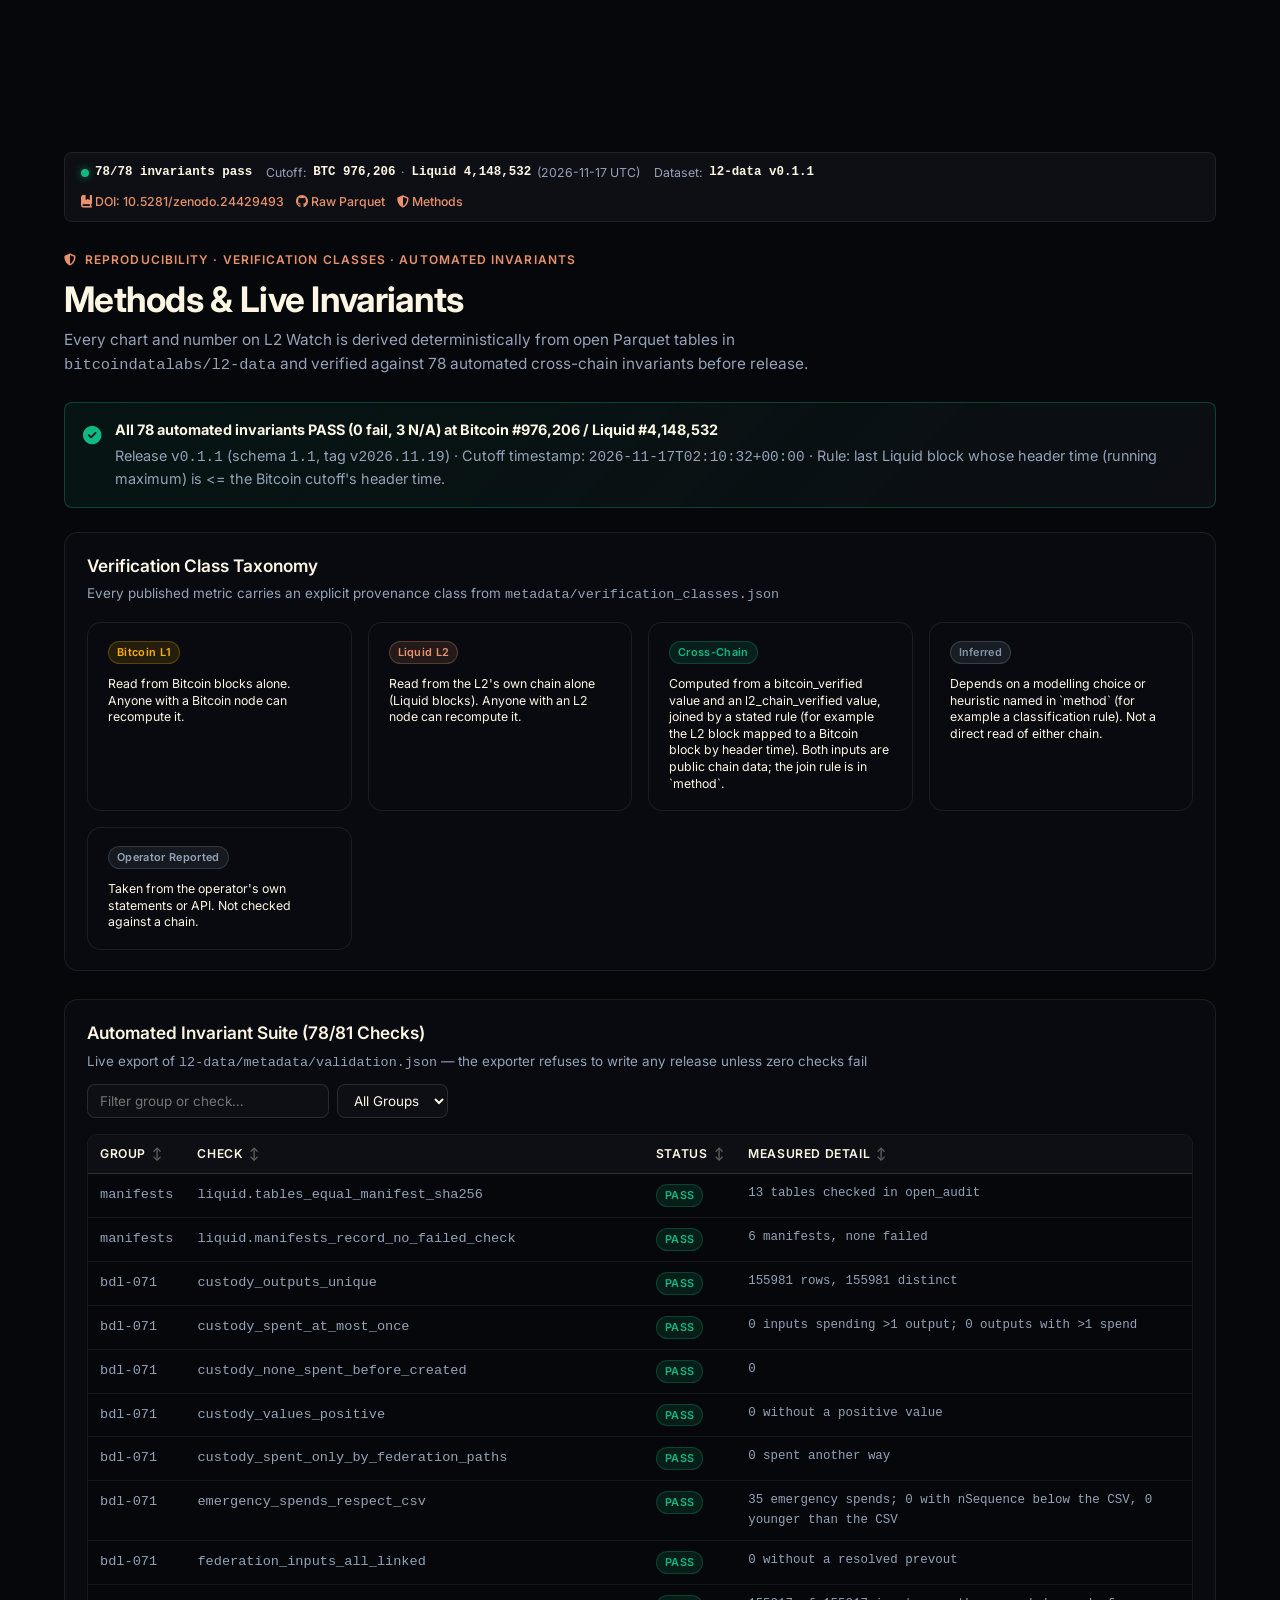
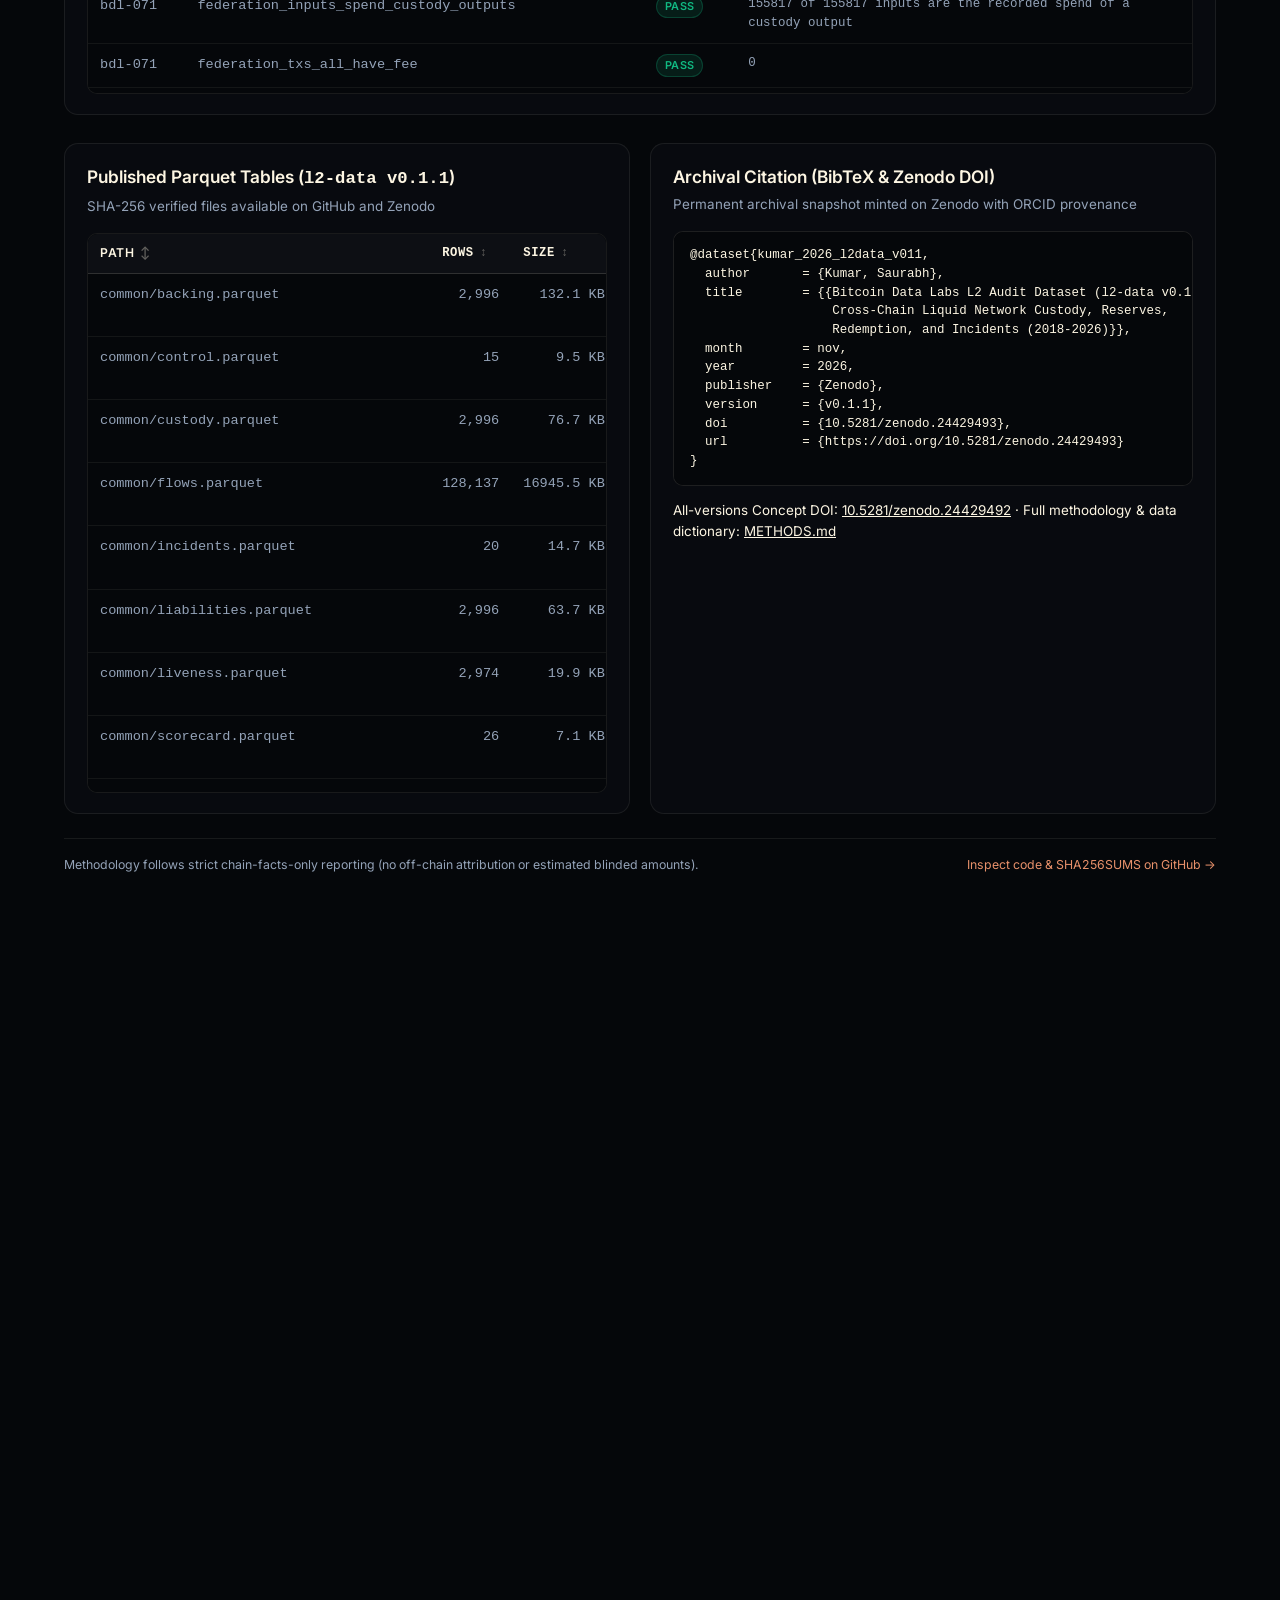
<file: docs/methods.html>
<!DOCTYPE html>
<html lang="en" data-theme="dark">
<head>
  <meta charset="UTF-8">
  <meta name="viewport" content="width=device-width, initial-scale=1.0">
  <title>Methods &amp; Live Invariants — L2 Watch | Bitcoin Data Labs</title>
  <meta name="description" content="Audit methodology, exact Bitcoin and Liquid cutoff heights, verification classes, all 78 passing cross-chain invariants, and Zenodo archival citation for l2-data v0.1.1.">
  <link rel="icon" type="image/png" href="https://bitcoindatalabs.org/favicon.png">
  <link rel="preconnect" href="https://fonts.googleapis.com">
  <link rel="preconnect" href="https://fonts.gstatic.com" crossorigin>
  <link href="https://fonts.googleapis.com/css2?family=Inter:wght@400;500;600;700;800&display=swap" rel="stylesheet">
  <link rel="stylesheet" href="https://cdnjs.cloudflare.com/ajax/libs/font-awesome/6.5.1/css/all.min.css">
  <link rel="stylesheet" href="https://bitcoindatalabs.org/styles/styles.css" onerror="this.onerror=null;this.href='https://sorukumar.github.io/Bitcoin-Data-Labs/styles/styles.css'">
  <link rel="stylesheet" href="css/style.css">
</head>
<body class="has-fixed-header has-sub-nav">
  <div id="header"></div>

  <div class="l2-container">
    <div id="provenance-bar" class="provenance-bar">Loading audit provenance…</div>

    <header class="page-header">
      <div class="page-eyebrow"><i class="fa-solid fa-shield-halved"></i> Reproducibility · Verification Classes · Automated Invariants</div>
      <h1 class="page-title">Methods &amp; Live Invariants</h1>
      <p class="page-lead">Every chart and number on L2 Watch is derived deterministically from open Parquet tables in <span class="mono">bitcoindatalabs/l2-data</span> and verified against 78 automated cross-chain invariants before release.</p>
    </header>

    <div class="callout callout-pass" id="methods-banner" role="status">
      <div class="callout-icon"><i class="fa-solid fa-circle-check"></i></div>
      <div class="callout-body">
        <strong id="methods-status-headline">Loading validation status…</strong>
        <p id="methods-status-sub">Reading <span class="mono">metadata/validation.json</span> and <span class="mono">metadata/release.json</span>.</p>
      </div>
    </div>

    <main>
      <section class="section-block">
        <div class="panel">
          <div class="panel-head">
            <div>
              <h2 class="panel-title">Verification Class Taxonomy</h2>
              <p class="panel-subtitle">Every published metric carries an explicit provenance class from <span class="mono">metadata/verification_classes.json</span></p>
            </div>
          </div>
          <div class="kpi-grid" id="vclass-grid" style="margin-bottom:0;"></div>
        </div>
      </section>

      <section class="section-block">
        <div class="panel">
          <div class="panel-head">
            <div>
              <h2 class="panel-title">Automated Invariant Suite (<span id="inv-count">78</span> Checks)</h2>
              <p class="panel-subtitle">Live export of <span class="mono">l2-data/metadata/validation.json</span> — the exporter refuses to write any release unless zero checks fail</p>
            </div>
            <div class="panel-controls">
              <input type="search" id="inv-search" class="l2-input" placeholder="Filter group or check…" aria-label="Filter invariants">
              <select id="inv-group-filter" class="l2-select" aria-label="Filter by group">
                <option value="all">All Groups</option>
              </select>
            </div>
          </div>
          <div tabindex="0" role="region" aria-label="Automated Invariant Checks" class="table-wrapper">
            <table class="data-table" id="table-invariants">
              <caption>All automated cross-chain invariant checks</caption>
              <thead>
                <tr>
                  <th scope="col" data-type="text">Group</th>
                  <th scope="col" data-type="text">Check</th>
                  <th scope="col" data-type="text">Status</th>
                  <th scope="col" data-type="text">Measured Detail</th>
                </tr>
              </thead>
              <tbody></tbody>
            </table>
          </div>
        </div>
      </section>

      <section class="panel-grid">
        <div class="panel">
          <div class="panel-head">
            <div>
              <h2 class="panel-title">Published Parquet Tables (<span class="mono">l2-data v0.1.1</span>)</h2>
              <p class="panel-subtitle">SHA-256 verified files available on GitHub and Zenodo</p>
            </div>
          </div>
          <div tabindex="0" role="region" aria-label="Published Parquet Tables" class="table-wrapper">
            <table class="data-table" id="table-files">
              <caption>Published Parquet files in l2-data v0.1.1</caption>
              <thead>
                <tr>
                  <th scope="col" data-type="text">Path</th>
                  <th scope="col" data-type="number" class="num">Rows</th>
                  <th scope="col" data-type="number" class="num">Size</th>
                  <th scope="col" data-type="text">SHA-256</th>
                </tr>
              </thead>
              <tbody></tbody>
            </table>
          </div>
        </div>

        <div class="panel">
          <div class="panel-head">
            <div>
              <h2 class="panel-title">Archival Citation (BibTeX &amp; Zenodo DOI)</h2>
              <p class="panel-subtitle">Permanent archival snapshot minted on Zenodo with ORCID provenance</p>
            </div>
          </div>
          <pre class="code-block" id="citation-block">@dataset{kumar_2026_l2data_v011,
  author       = {Kumar, Saurabh},
  title        = {{Bitcoin Data Labs L2 Audit Dataset (l2-data v0.1.1):
                   Cross-Chain Liquid Network Custody, Reserves,
                   Redemption, and Incidents (2018-2026)}},
  month        = nov,
  year         = 2026,
  publisher    = {Zenodo},
  version      = {v0.1.1},
  doi          = {10.5281/zenodo.24429493},
  url          = {https://doi.org/10.5281/zenodo.24429493}
}</pre>
          <p style="margin-top:14px;font-size:0.84rem;color:var(--text-secondary);">
            All-versions Concept DOI: <a href="https://doi.org/10.5281/zenodo.24429492" target="_blank" rel="noopener" style="color:var(--primary);">10.5281/zenodo.24429492</a> ·
            Full methodology &amp; data dictionary: <a href="https://github.com/bitcoindatalabs/l2-data/blob/main/METHODS.md" target="_blank" rel="noopener" style="color:var(--primary);">METHODS.md</a>
          </p>
        </div>
      </section>
    </main>

    <div class="page-note">
      <span>Methodology follows strict chain-facts-only reporting (no off-chain attribution or estimated blinded amounts).</span>
      <span><a href="https://github.com/bitcoindatalabs/l2-data" target="_blank" rel="noopener">Inspect code &amp; SHA256SUMS on GitHub &rarr;</a></span>
    </div>
  </div>

  <div id="footer"></div>
  <script src="https://bitcoindatalabs.org/components/app-components.js" onerror="this.onerror=null;this.src='https://sorukumar.github.io/Bitcoin-Data-Labs/components/app-components.js'"></script>
  <script src="js/app-config.js"></script>
  <script src="js/common.js"></script>
  <script src="js/pages/methods.js"></script>
</body>
</html>
</file>
<file: docs/css/style.css>
/* L2 Watch — Bitcoin Data Labs Golden-Obsidian Terminal Theme
 * Inherits core palette, typography, header & footer from bitcoindatalabs.org/styles/styles.css
 */

:root {
  --l2-pass: #10b981;
  --l2-pass-bg: rgba(16, 185, 129, 0.12);
  --l2-warn: #ffb000;
  --l2-warn-bg: rgba(255, 176, 0, 0.12);
  --l2-danger: #ef4444;
  --l2-danger-bg: rgba(239, 68, 68, 0.12);
  --l2-info: #8293ab;
  --l2-info-bg: rgba(130, 147, 171, 0.14);
  --l2-terracotta: var(--primary, #e8916b);
  --l2-gold: var(--bitcoin-orange, #ffb000);
  --l2-surface-elevated: #11151d;
  --l2-border-strong: rgba(253, 246, 227, 0.14);
  --l2-radius: 14px;
  --l2-radius-sm: 8px;
}

*,
*::before,
*::after {
  box-sizing: border-box;
}

html {
  scroll-behavior: smooth;
}

body {
  background-color: var(--bg-primary, #05070a);
  color: var(--text-primary, #fdf6e3);
  font-family: var(--bdl-font-sans, 'Inter', -apple-system, BlinkMacSystemFont, sans-serif);
  line-height: 1.55;
  margin: 0;
  min-height: 100vh;
}

/* Match BDL fixed header + sub-nav spacing */
body.has-fixed-header {
  padding-top: 152px;
}

@media (max-width: 768px) {
  body.has-fixed-header {
    padding-top: 92px;
  }
}

/* BDL Header alignment & compact 9-tab sub-nav polish */
#header .top-container,
#header .nav-container {
  max-width: var(--max-width, 1200px) !important;
  padding-inline: 24px !important;
  margin-inline: auto !important;
}

#header .app-nav-links,
#appNavLinks {
  display: flex;
  align-items: center;
  gap: 2px;
  overflow-x: auto;
  scrollbar-width: none;
}

#header .app-nav-links::-webkit-scrollbar,
#appNavLinks::-webkit-scrollbar {
  display: none;
}

#header .nav-link {
  white-space: nowrap;
  font-size: 0.84rem;
  padding: 6px 11px;
}

#header .nav-link.active {
  color: var(--primary, #e8916b) !important;
  background: var(--bdl-nav-active-bg, rgba(232, 145, 107, 0.12));
  border-radius: 6px;
}

#currentAppName,
#header .app-logo a {
  color: var(--primary, #e8916b) !important;
  font-weight: 700 !important;
  letter-spacing: 0.01em;
}

/* Main container aligned to BDL 1200px grid */
.l2-container {
  max-width: var(--max-width, 1200px);
  margin: 0 auto;
  padding: 0 24px 56px;
}

@media (max-width: 640px) {
  .l2-container {
    padding: 0 16px 40px;
  }
}

/* Provenance strip (top of every page) */
.provenance-bar {
  display: flex;
  flex-wrap: wrap;
  align-items: center;
  justify-content: space-between;
  gap: 10px 16px;
  padding: 10px 16px;
  margin-bottom: 24px;
  background: var(--bg-secondary, #0d0f14);
  border: 1px solid var(--border, rgba(253, 246, 227, 0.08));
  border-radius: var(--l2-radius-sm);
  font-size: 0.77rem;
  color: var(--text-secondary, #94a3b8);
}

.provenance-left {
  display: flex;
  flex-wrap: wrap;
  align-items: center;
  gap: 8px 14px;
}

.provenance-item {
  display: inline-flex;
  align-items: center;
  gap: 6px;
}

.provenance-item strong {
  color: var(--text-primary, #fdf6e3);
  font-weight: 600;
  font-family: var(--bdl-font-mono, monospace);
  font-size: 0.78rem;
}

.provenance-links {
  display: inline-flex;
  align-items: center;
  gap: 12px;
  flex-wrap: wrap;
}

.provenance-links a {
  color: var(--primary, #e8916b);
  text-decoration: none;
  font-weight: 500;
  transition: opacity 0.15s ease;
}

.provenance-links a:hover {
  text-decoration: underline;
}

.status-dot {
  width: 8px;
  height: 8px;
  border-radius: 999px;
  background: var(--l2-pass);
  box-shadow: 0 0 8px rgba(16, 185, 129, 0.6);
  display: inline-block;
}

/* Page header */
.page-header {
  margin-bottom: 24px;
}

.page-eyebrow {
  display: inline-flex;
  align-items: center;
  gap: 8px;
  font-size: 0.75rem;
  font-weight: 600;
  text-transform: uppercase;
  letter-spacing: 0.09em;
  color: var(--primary, #e8916b);
  margin-bottom: 8px;
}

.page-title {
  margin: 0 0 8px;
  font-size: clamp(1.6rem, 3vw, 2.2rem);
  font-weight: 700;
  letter-spacing: -0.02em;
  color: var(--text-primary, #fdf6e3);
  line-height: 1.2;
}

.page-lead {
  margin: 0;
  max-width: 78ch;
  font-size: 0.96rem;
  color: var(--text-secondary, #94a3b8);
}

/* Callout / Notice banners */
.callout {
  display: flex;
  gap: 14px;
  align-items: flex-start;
  padding: 16px 18px;
  border-radius: var(--l2-radius-sm);
  border: 1px solid var(--border, rgba(253, 246, 227, 0.08));
  background: var(--bg-secondary, #0d0f14);
  margin-bottom: 24px;
  font-size: 0.9rem;
}

.callout.callout-danger {
  border-color: rgba(239, 68, 68, 0.35);
  background: linear-gradient(135deg, rgba(239, 68, 68, 0.09), rgba(13, 15, 20, 0.95));
}

.callout.callout-warn {
  border-color: rgba(255, 176, 0, 0.35);
  background: linear-gradient(135deg, rgba(255, 176, 0, 0.08), rgba(13, 15, 20, 0.95));
}

.callout.callout-pass {
  border-color: rgba(16, 185, 129, 0.3);
  background: linear-gradient(135deg, rgba(16, 185, 129, 0.08), rgba(13, 15, 20, 0.95));
}

.callout-icon {
  font-size: 1.15rem;
  margin-top: 2px;
  flex-shrink: 0;
}

.callout-danger .callout-icon { color: var(--l2-danger); }
.callout-warn .callout-icon { color: var(--l2-warn); }
.callout-pass .callout-icon { color: var(--l2-pass); }

.callout-body strong {
  color: var(--text-primary, #fdf6e3);
}

.callout-body p {
  margin: 4px 0 0;
  color: var(--text-secondary, #94a3b8);
}

.callout-body a {
  color: var(--primary, #e8916b);
  text-decoration: none;
  font-weight: 500;
}

.callout-body a:hover {
  text-decoration: underline;
}

/* KPI Grid */
.kpi-grid {
  display: grid;
  grid-template-columns: repeat(auto-fit, minmax(215px, 1fr));
  gap: 16px;
  margin-bottom: 24px;
}

.kpi-card {
  background: var(--card-bg, #080a0f);
  border: 1px solid var(--border, rgba(253, 246, 227, 0.08));
  border-radius: var(--l2-radius);
  padding: 18px 20px;
  display: flex;
  flex-direction: column;
  gap: 6px;
  transition: border-color 0.2s ease, transform 0.2s ease;
}

.kpi-card:hover {
  border-color: var(--l2-border-strong);
}

.kpi-card.accent-pass { border-top: 2px solid var(--l2-pass); }
.kpi-card.accent-primary { border-top: 2px solid var(--primary, #e8916b); }
.kpi-card.accent-gold { border-top: 2px solid var(--bitcoin-orange, #ffb000); }
.kpi-card.accent-danger { border-top: 2px solid var(--l2-danger); }
.kpi-card.accent-cool { border-top: 2px solid var(--accent-cool, #8293ab); }

.kpi-top {
  display: flex;
  align-items: center;
  justify-content: space-between;
  gap: 8px;
}

.kpi-label {
  font-size: 0.74rem;
  font-weight: 600;
  text-transform: uppercase;
  letter-spacing: 0.07em;
  color: var(--text-secondary, #94a3b8);
}

.kpi-value {
  font-size: clamp(1.25rem, 1.85vw, 1.65rem);
  white-space: nowrap;
  font-weight: 700;
  font-variant-numeric: tabular-nums;
  letter-spacing: -0.02em;
  color: var(--text-primary, #fdf6e3);
  line-height: 1.2;
}

.kpi-value.text-pass { color: var(--l2-pass); }
.kpi-value.text-primary { color: var(--primary, #e8916b); }
.kpi-value.text-gold { color: var(--bitcoin-orange, #ffb000); }
.kpi-value.text-danger { color: var(--l2-danger); }

.kpi-sub {
  font-size: 0.77rem;
  color: var(--text-secondary, #94a3b8);
  line-height: 1.35;
}

/* Verification class & status badges */
.vbadge {
  display: inline-flex;
  align-items: center;
  gap: 4px;
  padding: 2px 8px;
  border-radius: 999px;
  font-size: 0.68rem;
  font-weight: 600;
  letter-spacing: 0.03em;
  white-space: nowrap;
  border: 1px solid transparent;
}

.vbadge-cross {
  color: var(--l2-pass);
  background: var(--l2-pass-bg);
  border-color: rgba(16, 185, 129, 0.25);
}

.vbadge-btc {
  color: var(--bitcoin-orange, #ffb000);
  background: var(--l2-warn-bg);
  border-color: rgba(255, 176, 0, 0.25);
}

.vbadge-l2 {
  color: var(--primary, #e8916b);
  background: rgba(232, 145, 107, 0.12);
  border-color: rgba(232, 145, 107, 0.28);
}

.vbadge-inferred {
  color: var(--accent-cool, #8293ab);
  background: var(--l2-info-bg);
  border-color: rgba(130, 147, 171, 0.28);
}

.vbadge-danger {
  color: var(--l2-danger);
  background: var(--l2-danger-bg);
  border-color: rgba(239, 68, 68, 0.3);
}

.vbadge-warn {
  color: var(--l2-warn);
  background: var(--l2-warn-bg);
  border-color: rgba(255, 176, 0, 0.3);
}

.vbadge-neutral {
  color: var(--text-secondary, #94a3b8);
  background: rgba(148, 163, 184, 0.1);
  border-color: rgba(148, 163, 184, 0.2);
}

/* Panels & Charts */
.section-block {
  margin-bottom: 28px;
}

.panel-grid {
  display: grid;
  grid-template-columns: repeat(2, minmax(0, 1fr));
  gap: 20px;
  margin-bottom: 24px;
}

@media (max-width: 960px) {
  .panel-grid {
    grid-template-columns: 1fr;
  }
}

.panel {
  background: var(--card-bg, #080a0f);
  border: 1px solid var(--border, rgba(253, 246, 227, 0.08));
  border-radius: var(--l2-radius);
  padding: 20px 22px;
  min-width: 0;
}

.panel-full {
  grid-column: 1 / -1;
}

.panel-head {
  display: flex;
  flex-wrap: wrap;
  align-items: flex-start;
  justify-content: space-between;
  gap: 10px 16px;
  margin-bottom: 16px;
}

.panel-title {
  margin: 0;
  font-size: 1.08rem;
  font-weight: 600;
  color: var(--text-primary, #fdf6e3);
}

.panel-subtitle {
  margin: 4px 0 0;
  font-size: 0.84rem;
  color: var(--text-secondary, #94a3b8);
}

.panel-controls {
  display: flex;
  flex-wrap: wrap;
  align-items: center;
  gap: 8px;
}

.chart-canvas {
  width: 100%;
  height: 360px;
}

.chart-canvas.chart-tall {
  height: 410px;
}

.chart-canvas.chart-short {
  height: 290px;
}

@media (max-width: 640px) {
  .chart-canvas {
    height: 300px;
  }
  .chart-canvas.chart-tall {
    height: 340px;
  }
}

/* Segmented range / filter buttons */
.btn-group {
  display: inline-flex;
  background: var(--bg-secondary, #0d0f14);
  border: 1px solid var(--border, rgba(253, 246, 227, 0.08));
  border-radius: 8px;
  padding: 2px;
  gap: 2px;
}

.btn-seg {
  background: transparent;
  border: none;
  color: var(--text-secondary, #94a3b8);
  padding: 5px 11px;
  font-size: 0.78rem;
  font-weight: 600;
  border-radius: 6px;
  cursor: pointer;
  font-family: inherit;
  transition: background 0.15s ease, color 0.15s ease;
}

.btn-seg:hover {
  color: var(--text-primary, #fdf6e3);
}

.btn-seg.active {
  background: rgba(232, 145, 107, 0.18);
  color: var(--primary, #e8916b);
}

/* Search / Filter inputs */
.l2-input,
.l2-select {
  background: var(--bg-secondary, #0d0f14);
  border: 1px solid var(--border, rgba(253, 246, 227, 0.12));
  color: var(--text-primary, #fdf6e3);
  border-radius: 8px;
  padding: 7px 12px;
  font-size: 0.84rem;
  font-family: inherit;
  min-height: 34px;
}

.l2-input:focus,
.l2-select:focus {
  outline: 2px solid var(--primary, #e8916b);
  outline-offset: 1px;
}

/* Accessible Responsive & Sortable Tables */
.table-wrapper {
  overflow-x: auto;
  overflow-y: auto;
  max-block-size: min(560px, 72vh);
  max-inline-size: 100%;
  border: 1px solid var(--border, rgba(253, 246, 227, 0.08));
  border-radius: 10px;
  background: var(--bg-primary, #05070a);
}

.table-wrapper:focus-visible {
  outline: 2px solid var(--primary, #e8916b);
  outline-offset: 2px;
}

.data-table {
  width: 100%;
  min-inline-size: 620px;
  border-collapse: separate;
  border-spacing: 0;
  font-size: 0.85rem;
  color: var(--text-secondary, #94a3b8);
}

.data-table caption {
  position: absolute;
  width: 1px;
  height: 1px;
  clip-path: inset(50%);
  overflow: hidden;
  white-space: nowrap;
}

.data-table thead th {
  position: sticky;
  inset-block-start: 0;
  z-index: 2;
  background: var(--bg-secondary, #0d0f14);
  color: var(--text-primary, #fdf6e3);
  font-weight: 600;
  font-size: 0.76rem;
  text-transform: uppercase;
  letter-spacing: 0.05em;
  text-align: left;
  padding: 11px 12px;
  border-bottom: 1px solid var(--l2-border-strong);
  white-space: nowrap;
}

.data-table thead th:has(> button) {
  padding: 0;
}

.data-table thead th > button {
  display: inline-flex;
  align-items: center;
  gap: 6px;
  width: 100%;
  min-height: 36px;
  padding: 10px 12px;
  background: transparent;
  border: none;
  color: inherit;
  font: inherit;
  text-transform: inherit;
  letter-spacing: inherit;
  cursor: pointer;
  text-align: left;
}

.data-table thead th > button:hover {
  color: var(--primary, #e8916b);
}

.data-table thead th > button:focus-visible {
  outline: 2px solid var(--primary, #e8916b);
  outline-offset: -2px;
}

.sort-indicator::after {
  content: "↕";
  opacity: 0.35;
  font-size: 0.75rem;
}

th[aria-sort="ascending"] .sort-indicator::after {
  content: "↑";
  opacity: 1;
  color: var(--primary, #e8916b);
}

th[aria-sort="descending"] .sort-indicator::after {
  content: "↓";
  opacity: 1;
  color: var(--primary, #e8916b);
}

.data-table tbody td {
  padding: 10px 12px;
  border-bottom: 1px solid var(--border, rgba(253, 246, 227, 0.06));
  vertical-align: top;
}

.data-table tbody tr:hover td {
  background: rgba(253, 246, 227, 0.025);
}

.data-table tbody tr:last-child td {
  border-bottom: none;
}

.mono {
  font-family: var(--bdl-font-mono, monospace);
  font-variant-numeric: tabular-nums;
}

.num {
  text-align: right !important;
  font-family: var(--bdl-font-mono, monospace);
  font-variant-numeric: tabular-nums;
  white-space: nowrap;
}

.tx-link {
  color: var(--primary, #e8916b);
  text-decoration: none;
  font-family: var(--bdl-font-mono, monospace);
  font-size: 0.8rem;
}

.tx-link:hover {
  text-decoration: underline;
}

.sr-status {
  position: absolute;
  width: 1px;
  height: 1px;
  clip-path: inset(50%);
  overflow: hidden;
  white-space: nowrap;
}

/* Timeline */
.timeline {
  position: relative;
  padding-left: 26px;
  display: flex;
  flex-direction: column;
  gap: 14px;
}

.timeline::before {
  content: "";
  position: absolute;
  left: 7px;
  top: 8px;
  bottom: 8px;
  width: 2px;
  background: var(--l2-border-strong);
}

.timeline-item {
  position: relative;
  background: var(--bg-secondary, #0d0f14);
  border: 1px solid var(--border, rgba(253, 246, 227, 0.08));
  border-radius: 10px;
  padding: 14px 16px;
}

.timeline-dot {
  position: absolute;
  left: -25px;
  top: 18px;
  width: 14px;
  height: 14px;
  border-radius: 999px;
  background: var(--bg-primary, #05070a);
  border: 3px solid var(--primary, #e8916b);
}

.timeline-dot.dot-danger { border-color: var(--l2-danger); }
.timeline-dot.dot-pass { border-color: var(--l2-pass); }
.timeline-dot.dot-warn { border-color: var(--l2-warn); }

.timeline-meta {
  display: flex;
  flex-wrap: wrap;
  align-items: center;
  gap: 8px 12px;
  font-size: 0.78rem;
  color: var(--text-secondary, #94a3b8);
  margin-bottom: 6px;
}

.timeline-title {
  margin: 0 0 6px;
  font-size: 0.98rem;
  font-weight: 600;
  color: var(--text-primary, #fdf6e3);
}

.timeline-detail {
  margin: 0;
  font-size: 0.86rem;
  color: var(--text-secondary, #94a3b8);
}

/* Balanced 3x2 grid for 6-card sections */
.kpi-grid-3 {
  grid-template-columns: repeat(3, minmax(0, 1fr));
}
@media (max-width: 900px) { .kpi-grid-3 { grid-template-columns: repeat(2, minmax(0, 1fr)); } }
@media (max-width: 560px) { .kpi-grid-3 { grid-template-columns: 1fr; } }

/* Pillar cards on Scorecard */
.pillar-grid {
  display: grid;
  grid-template-columns: repeat(3, minmax(0, 1fr));
  gap: 16px;
  margin-bottom: 24px;
}

.pillar-card {
  display: flex;
  flex-direction: column;
  gap: 8px;
  padding: 18px 20px;
  background: var(--card-bg, #080a0f);
  border: 1px solid var(--border, rgba(253, 246, 227, 0.08));
  border-radius: var(--l2-radius);
  text-decoration: none;
  color: inherit;
  transition: border-color 0.2s ease, transform 0.18s ease;
}

.pillar-card:hover {
  border-color: var(--primary, #e8916b);
  transform: translateY(-2px);
}

.pillar-card h3 {
  margin: 0;
  font-size: 1rem;
  color: var(--text-primary, #fdf6e3);
  display: flex;
  align-items: center;
  justify-content: space-between;
}

.pillar-card p {
  margin: 0;
  font-size: 0.84rem;
  color: var(--text-secondary, #94a3b8);
}

.pillar-stat {
  margin-top: auto;
  padding-top: 10px;
  border-top: 1px solid var(--border, rgba(253, 246, 227, 0.07));
  display: flex;
  align-items: center;
  justify-content: space-between;
  font-size: 0.8rem;
  color: var(--primary, #e8916b);
  font-weight: 600;
}

/* Compare cards */
.compare-grid {
  display: grid;
  grid-template-columns: repeat(auto-fit, minmax(260px, 1fr));
  gap: 16px;
  margin-bottom: 24px;
}

.compare-card {
  background: var(--card-bg, #080a0f);
  border: 1px solid var(--border, rgba(253, 246, 227, 0.08));
  border-radius: var(--l2-radius);
  padding: 20px;
  display: flex;
  flex-direction: column;
  gap: 12px;
}

.compare-card.is-planned {
  opacity: 0.82;
  border-style: dashed;
}

.compare-dl {
  margin: 0;
  display: flex;
  flex-direction: column;
  gap: 8px;
}

.compare-dl div {
  border-top: 1px solid var(--border, rgba(253, 246, 227, 0.06));
  padding-top: 8px;
}

.compare-dl dt {
  font-size: 0.72rem;
  text-transform: uppercase;
  letter-spacing: 0.06em;
  color: var(--text-secondary, #94a3b8);
}

.compare-dl dd {
  margin: 2px 0 0;
  font-size: 0.84rem;
  color: var(--text-primary, #fdf6e3);
}

/* Code / Citation block */
.code-block {
  background: var(--bg-primary, #05070a);
  border: 1px solid var(--border, rgba(253, 246, 227, 0.1));
  border-radius: 10px;
  padding: 14px 16px;
  font-family: var(--bdl-font-mono, monospace);
  font-size: 0.78rem;
  color: var(--text-primary, #fdf6e3);
  overflow-x: auto;
  white-space: pre;
  line-height: 1.5;
}

.skeleton {
  background: linear-gradient(90deg, rgba(253, 246, 227, 0.04) 25%, rgba(253, 246, 227, 0.09) 50%, rgba(253, 246, 227, 0.04) 75%);
  background-size: 200% 100%;
  animation: l2-shimmer 1.4s infinite;
  border-radius: 6px;
  min-height: 1.2em;
}

@keyframes l2-shimmer {
  0% { background-position: 200% 0; }
  100% { background-position: -200% 0; }
}

.page-note {
  margin-top: 24px;
  padding-top: 16px;
  border-top: 1px solid var(--border, rgba(253, 246, 227, 0.08));
  font-size: 0.77rem;
  color: var(--text-secondary, #94a3b8);
  display: flex;
  flex-wrap: wrap;
  justify-content: space-between;
  gap: 8px 16px;
}

.page-note a {
  color: var(--primary, #e8916b);
  text-decoration: none;
}

.page-note a:hover {
  text-decoration: underline;
}

@media (max-width: 900px) { .pillar-grid { grid-template-columns: repeat(2, minmax(0, 1fr)); } }
@media (max-width: 560px) { .pillar-grid { grid-template-columns: 1fr; } }

/* ── Homepage 6-Question L2 Narrative Styles ── */
.qa-grid {
  display: grid;
  grid-template-columns: repeat(2, minmax(0, 1fr));
  gap: 16px;
}

@media (max-width: 860px) {
  .qa-grid {
    grid-template-columns: 1fr;
  }
}

.qa-card {
  background: var(--bg-secondary, #0d0f14);
  border: 1px solid var(--border, rgba(253, 246, 227, 0.08));
  border-radius: 12px;
  padding: 18px 20px;
  display: flex;
  flex-direction: column;
  gap: 8px;
  transition: border-color 0.18s ease;
}

.qa-card:hover {
  border-color: rgba(232, 145, 107, 0.35);
}

.qa-head {
  display: flex;
  align-items: center;
  justify-content: space-between;
  gap: 8px;
  flex-wrap: wrap;
}

.qa-num {
  font-family: var(--bdl-font-mono, monospace);
  font-size: 0.74rem;
  font-weight: 700;
  color: var(--primary, #e8916b);
  letter-spacing: 0.08em;
}

.qa-question {
  margin: 2px 0 4px;
  font-size: 1.02rem;
  font-weight: 600;
  color: var(--text-primary, #fdf6e3);
  line-height: 1.3;
}

.qa-promise,
.qa-reality {
  margin: 0;
  font-size: 0.84rem;
  color: var(--text-secondary, #94a3b8);
  line-height: 1.48;
}

.qa-promise strong,
.qa-reality strong {
  color: var(--text-primary, #fdf6e3);
  font-weight: 600;
}

.qa-foot {
  margin-top: auto;
  padding-top: 10px;
  border-top: 1px solid var(--border, rgba(253, 246, 227, 0.07));
  display: flex;
  align-items: center;
  justify-content: space-between;
  gap: 8px;
  flex-wrap: wrap;
}

.qa-link {
  color: var(--primary, #e8916b);
  text-decoration: none;
  font-size: 0.82rem;
  font-weight: 600;
}

.qa-link:hover {
  text-decoration: underline;
}

.chart-takeaway {
  margin-top: 12px;
  padding-top: 12px;
  border-top: 1px solid var(--border, rgba(253, 246, 227, 0.07));
  font-size: 0.82rem;
  color: var(--text-secondary, #94a3b8);
}

.chart-takeaway strong {
  color: var(--text-primary, #fdf6e3);
}

.chart-takeaway a {
  color: var(--primary, #e8916b);
  text-decoration: none;
  font-weight: 600;
  margin-left: 6px;
}

.chart-takeaway a:hover {
  text-decoration: underline;
}

/* 3-Column 8-Year Stress Events Strip */
.stress-grid {
  display: grid;
  grid-template-columns: repeat(3, minmax(0, 1fr));
  gap: 16px;
}

@media (max-width: 900px) {
  .stress-grid {
    grid-template-columns: 1fr;
  }
}

.stress-card {
  background: var(--bg-secondary, #0d0f14);
  border: 1px solid var(--border, rgba(253, 246, 227, 0.08));
  border-radius: 12px;
  padding: 18px;
  display: flex;
  flex-direction: column;
  gap: 8px;
}

.stress-card-danger {
  border-color: rgba(239, 68, 68, 0.28);
}

.stress-meta {
  display: flex;
  align-items: center;
  justify-content: space-between;
  gap: 8px;
}

.stress-card h3 {
  margin: 0;
  font-size: 0.96rem;
  color: var(--text-primary, #fdf6e3);
}

.stress-card p {
  margin: 0 0 auto;
  font-size: 0.84rem;
  color: var(--text-secondary, #94a3b8);
  line-height: 1.48;
}

.stress-card p strong {
  color: var(--text-primary, #fdf6e3);
}

/* Compact Multi-L2 Comparison Strip */
.compare-strip {
  display: grid;
  grid-template-columns: repeat(4, minmax(0, 1fr));
  gap: 14px;
}

@media (max-width: 960px) {
  .compare-strip {
    grid-template-columns: repeat(2, minmax(0, 1fr));
  }
}

@media (max-width: 520px) {
  .compare-strip {
    grid-template-columns: 1fr;
  }
}

.compare-mini {
  background: var(--bg-secondary, #0d0f14);
  border: 1px solid var(--border, rgba(253, 246, 227, 0.08));
  border-radius: 10px;
  padding: 14px 16px;
  display: flex;
  flex-direction: column;
  gap: 6px;
}

.compare-mini.is-planned {
  border-style: dashed;
  opacity: 0.8;
}

.compare-mini-top {
  display: flex;
  align-items: center;
  justify-content: space-between;
  gap: 8px;
  color: var(--text-primary, #fdf6e3);
  font-size: 0.9rem;
}

.compare-mini-val {
  font-size: 1.25rem;
  font-weight: 700;
  color: var(--primary, #e8916b);
  font-variant-numeric: tabular-nums;
}

.compare-mini-meta {
  font-size: 0.78rem;
  color: var(--text-secondary, #94a3b8);
}

.compare-mini-meta strong {
  color: var(--text-primary, #fdf6e3);
}

/* Collapsible Details Reference Panel */
.details-summary {
  list-style: none;
  cursor: pointer;
  display: flex;
  align-items: center;
  justify-content: space-between;
  gap: 16px;
  flex-wrap: wrap;
}

.details-summary::-webkit-details-marker {
  display: none;
}

.details-panel[open] .details-toggle-pill i {
  transform: rotate(180deg);
}
</file>
